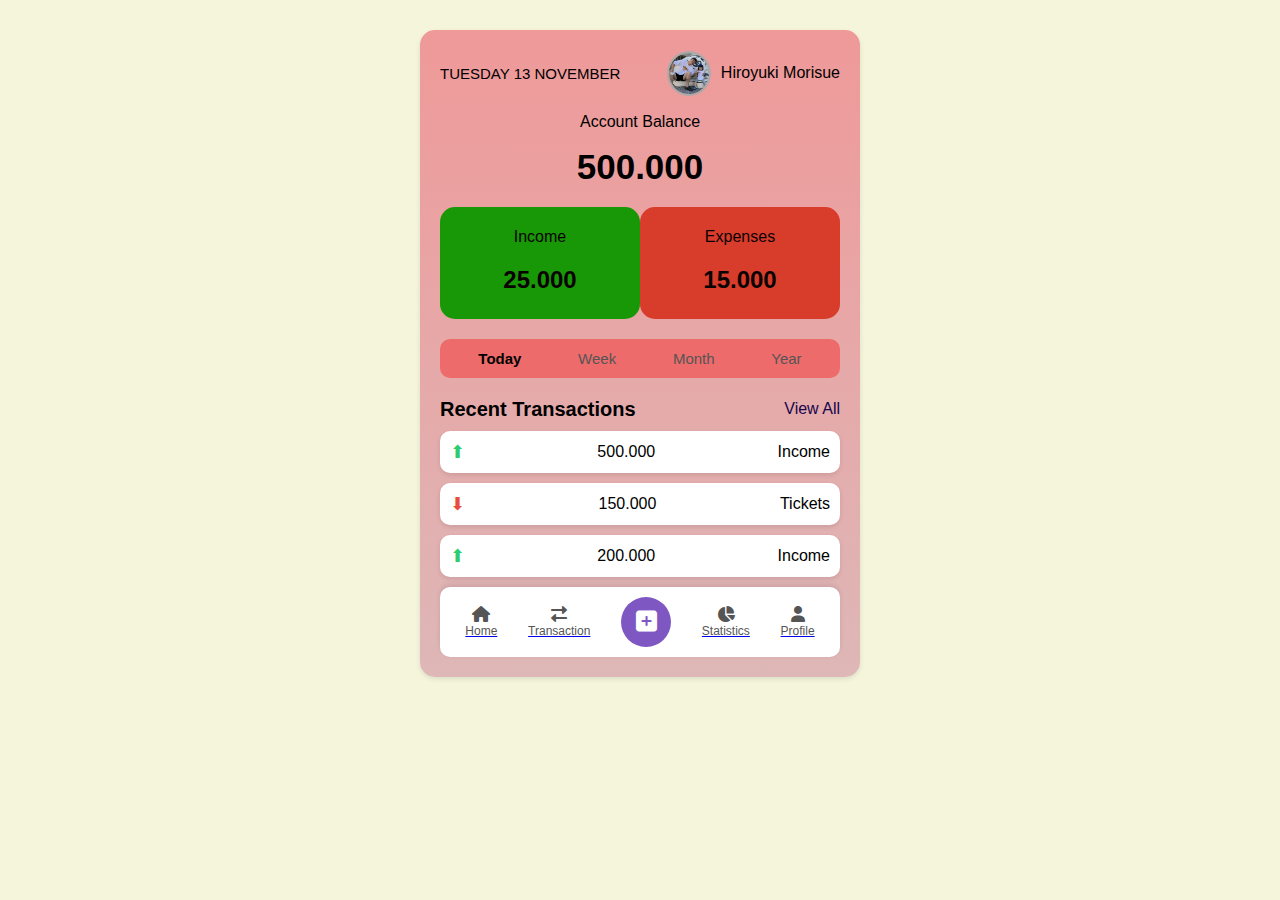
<file: index.html>
<!DOCTYPE html>
<html lang="vi">
  <head>
    <meta charset="UTF-8" />
    <meta name="viewport" content="width=device-width, initial-scale=1.0" />
    <title>Mockup</title>
    <head>
      <link
        rel="stylesheet"
        href="https://cdnjs.cloudflare.com/ajax/libs/font-awesome/6.0.0-beta3/css/all.min.css"
      />
    </head>
    <link rel="stylesheet" href="index.css" />
  </head>
  <body>
    <div class="app-container">
      <div class="header">
        <p>TUESDAY 13 NOVEMBER</p>
        <div class="user-info">
          <img src="./img/Hiroyuki_Morisue.png" alt="User" />
          <span>Hiroyuki Morisue</span>
        </div>
      </div>
      <div class="account-balance">
        <p>Account Balance</p>
        <h1>500.000</h1>
        <div class="balance-cards">
          <div class="card income">
            <p>Income</p>
            <h2>25.000</h2>
          </div>
          <div class="card expense">
            <p>Expenses</p>
            <h2>15.000</h2>
          </div>
        </div>
      </div>
      <div class="filter-tabs">
        <button class="active">Today</button>
        <button>Week</button>
        <button>Month</button>
        <button>Year</button>
      </div>
      <div class="recent-transactions">
        <div class="transactions-header">
          <h2>Recent Transactions</h2>
          <a href="#">View All</a>
        </div>
        <ul class="transactions-list">
          <li class="income">
            <span>⬆</span>
            <span>500.000</span>
            <span>Income</span>
          </li>
          <li class="expense">
            <span>⬇</span>
            <span>150.000</span>
            <span>Tickets</span>
          </li>
          <li class="income">
            <span>⬆</span>
            <span>200.000</span>
            <span>Income</span>
          </li>
        </ul>
      </div>
      <div class="bottom-nav">
        <a href="#"
          ><div class="nav-item active">
            <span><i class="fa-solid fa-house"></i></span>
            <p>Home</p>
          </div>
        </a>
        <a href="transaction.html"
          ><div class="nav-item">
            <span><i class="fa-solid fa-right-left"></i></span>
            <p>Transaction</p>
          </div>
        </a>
        <a href="add.html">
          <div class="nav-item add-button">
            <span><i class="fa-solid fa-square-plus"></i></span>
          </div>
        </a>
        <a href="statistic.html"
          ><div class="nav-item">
            <span><i class="fa-solid fa-chart-pie"></i></span>
            <p>Statistics</p>
          </div>
        </a>
        <a href="user.html"
          ><div class="nav-item">
            <span><i class="fa-solid fa-user"></i></span>
            <p>Profile</p>
          </div>
        </a>
      </div>
    </div>
  </body>
</html>
</file>
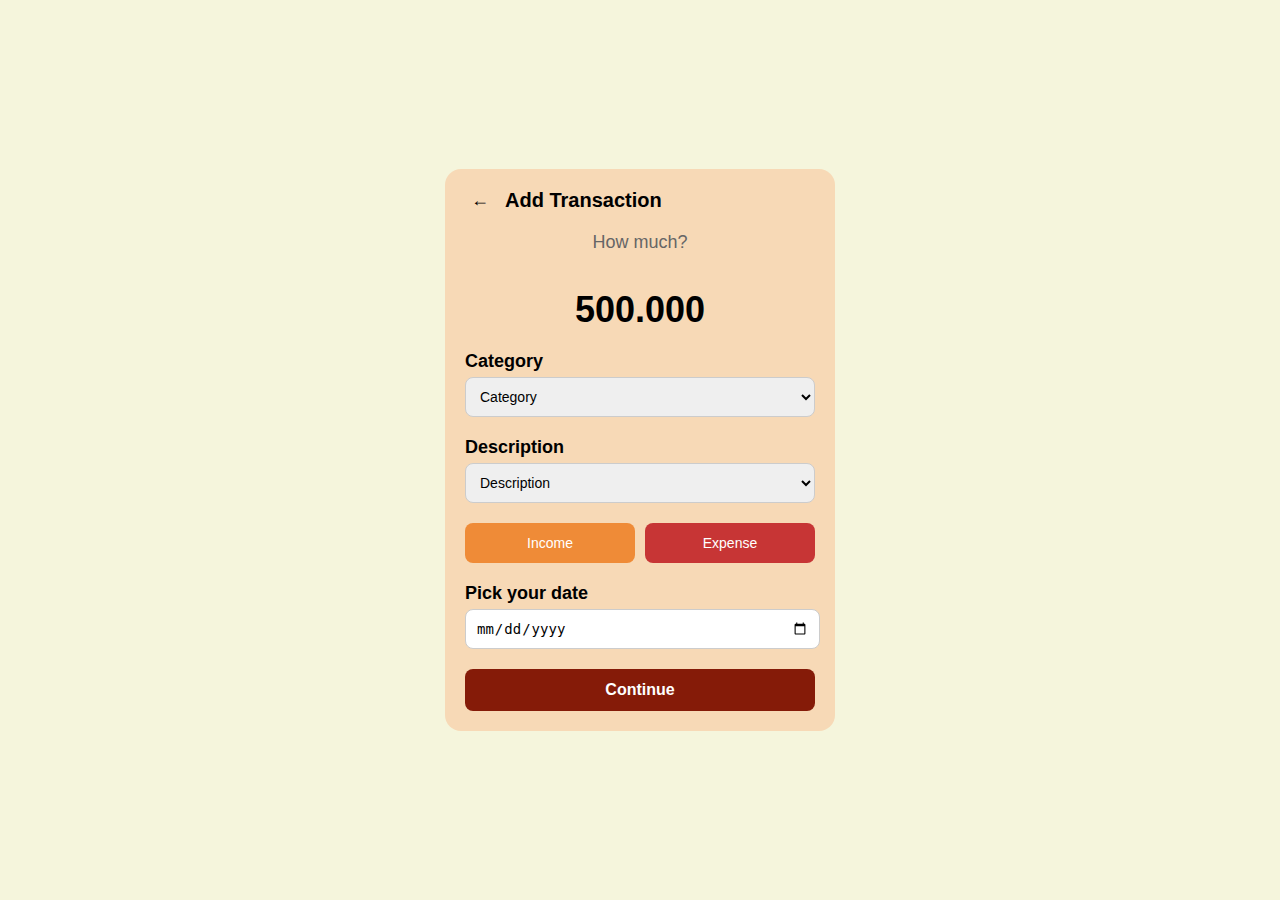
<file: add.html>
<!DOCTYPE html>
<html lang="en">
<head>
    <meta charset="UTF-8">
    <meta name="viewport" content="width=device-width, initial-scale=1.0">
    <title>Add Transaction</title>
    <link rel="stylesheet" href="add.css">
</head>
<body>
    <div class="container">
        <header>
            <a href="index.html"><button class="back-button">←</button></a>
            <h1>Add Transaction</h1>
        </header>
        <main>
            <p class="title">How much?</p>
            <p class="amount">500.000</p>
            <form>
                <div class="input-group">
                    <label for="category">Category</label>
                    <select id="category" name="category">
                        <option value="" disabled selected>Category</option>
                    </select>
                </div>
                <div class="input-group">
                    <label for="description">Description</label>
                    <select id="description" name="description">
                        <option value="" disabled selected>Description</option>
                    </select>
                </div>
                <div class="input-group type-group">
                    <button type="button" class="type-button income">Income</button>
                    <button type="button" class="type-button expense">Expense</button>
                </div>
                <div class="input-group">
                    <label for="date">Pick your date</label>
                    <input type="date" id="date" name="date">
                </div>
                <button type="submit" class="continue-button">Continue</button>
            </form>
        </main>
    </div>
</body>
</html>
</file>
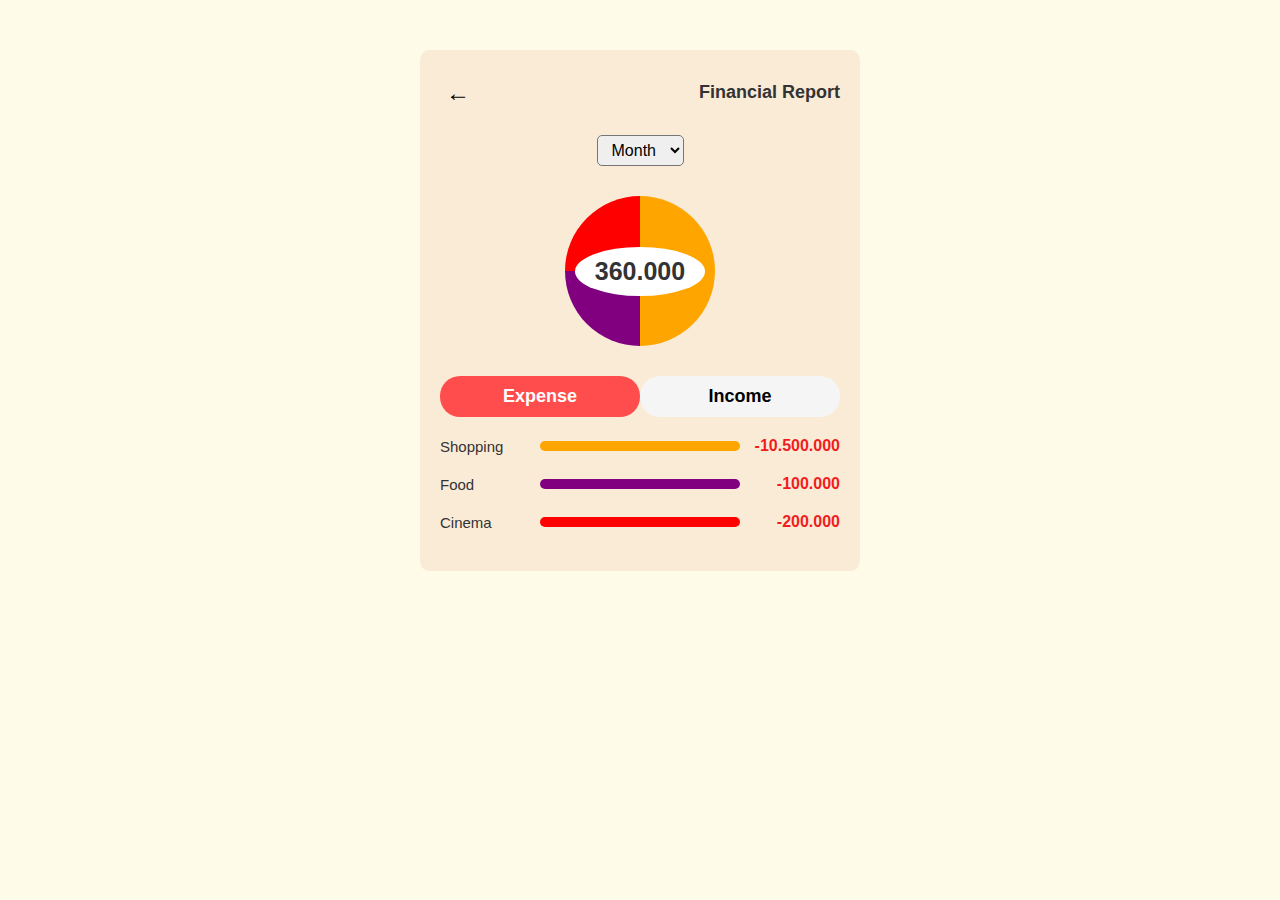
<file: statistic.html>
<!DOCTYPE html>
<html lang="en">
  <head>
    <meta charset="UTF-8" />
    <meta name="viewport" content="width=device-width, initial-scale=1.0" />
    <title>Financial Report</title>
    <link rel="stylesheet" href="statistic.css" />
  </head>
  <body>
    <div class="container">
      <div class="header">
        <a href="index.html"><button class="back-button">&larr;</button></a>
        <h1>Financial Report</h1>
      </div>
      <div class="dropdown">
        <select>
          <option>Month</option>
          <option>Week</option>
          <option>Year</option>
        </select>
      </div>
      <div class="circle-chart">
        <div class="circle">
          <div class="amount">360.000</div>
        </div>
      </div>
      <div class="tabs">
        <button class="tab active">Expense</button>
        <button class="tab">Income</button>
      </div>
      <div class="transactions">
        <div class="transaction">
          <span class="label">Shopping</span>
          <div class="bar" style="width: 70%; background-color: #ffa500"></div>
          <span class="amount">-10.500.000</span>
        </div>
        <div class="transaction">
          <span class="label">Food</span>
          <div class="bar" style="width: 20%; background-color: #800080"></div>
          <span class="amount">-100.000</span>
        </div>
        <div class="transaction">
          <span class="label">Cinema</span>
          <div class="bar" style="width: 40%; background-color: #ff0000"></div>
          <span class="amount">-200.000</span>
        </div>
      </div>
    </div>
  </body>
</html>
</file>
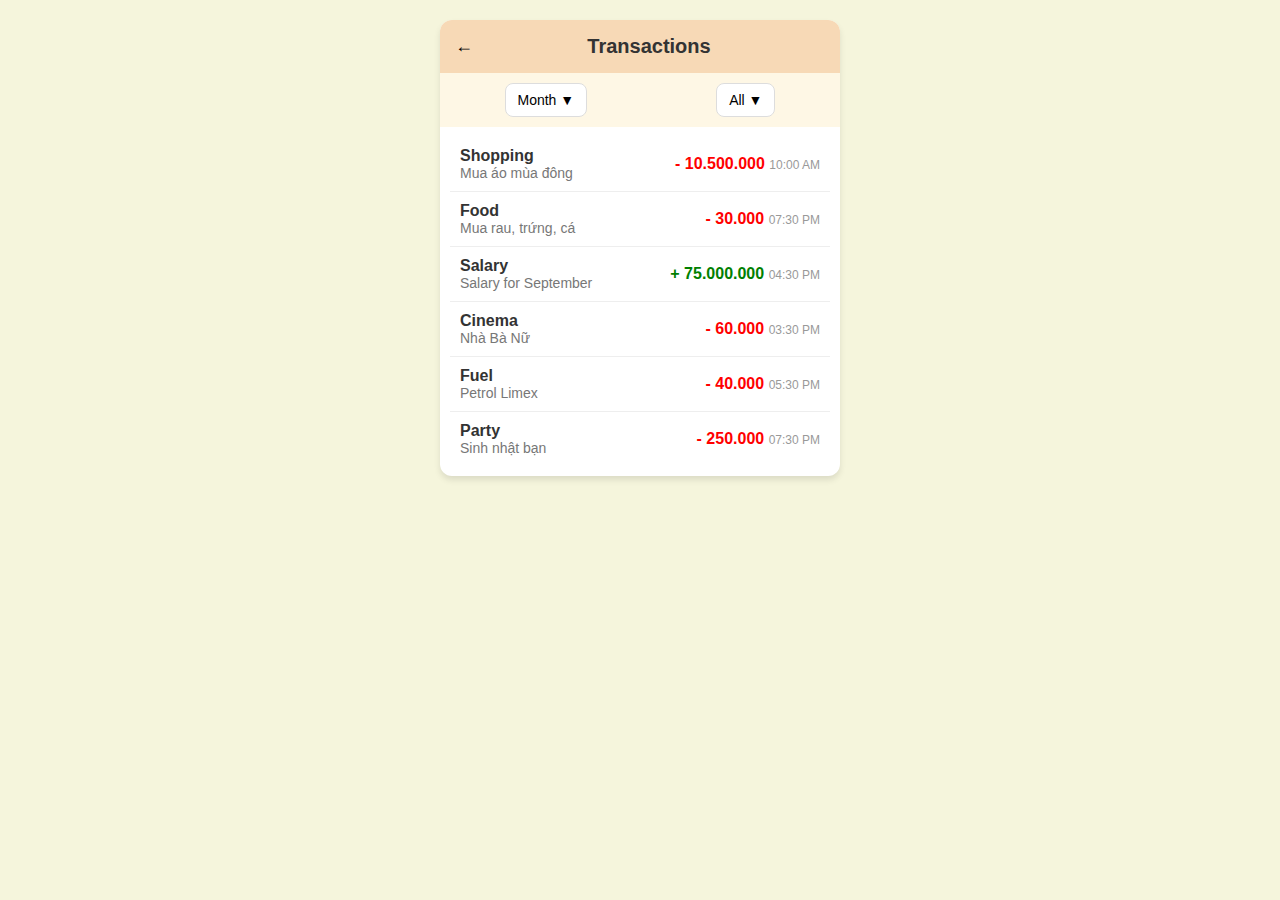
<file: transaction.html>
<!DOCTYPE html>
<html lang="vi">
<head>
    <meta charset="UTF-8">
    <meta name="viewport" content="width=device-width, initial-scale=1.0">
    <title>Transactions</title>
    <link rel="stylesheet" href="transaction.css">
</head>
<body>
    <div class="container">
        <header class="header">
            <a href="index.html"><button class="back-btn">←</button></a>
            <h1>Transactions</h1>
        </header>
        <div class="filters">
            <button class="filter-btn">Month ▼</button>
            <button class="filter-btn">All ▼</button>
        </div>
        <div class="transactions">
            <div class="transaction">
                <div class="transaction-info">
                    <h2 class="title">Shopping</h2>
                    <p class="description">Mua áo mùa đông</p>
                </div>
                <div class="transaction-meta">
                    <span class="amount negative">- 10.500.000</span>
                    <span class="time">10:00 AM</span>
                </div>
            </div>
            <div class="transaction">
                <div class="transaction-info">
                    <h2 class="title">Food</h2>
                    <p class="description">Mua rau, trứng, cá</p>
                </div>
                <div class="transaction-meta">
                    <span class="amount negative">- 30.000</span>
                    <span class="time">07:30 PM</span>
                </div>
            </div>
            <div class="transaction">
                <div class="transaction-info">
                    <h2 class="title">Salary</h2>
                    <p class="description">Salary for September</p>
                </div>
                <div class="transaction-meta">
                    <span class="amount positive">+ 75.000.000</span>
                    <span class="time">04:30 PM</span>
                </div>
            </div>
            <div class="transaction">
                <div class="transaction-info">
                    <h2 class="title">Cinema</h2>
                    <p class="description">Nhà Bà Nữ</p>
                </div>
                <div class="transaction-meta">
                    <span class="amount negative">- 60.000</span>
                    <span class="time">03:30 PM</span>
                </div>
            </div>
            <div class="transaction">
                <div class="transaction-info">
                    <h2 class="title">Fuel</h2>
                    <p class="description">Petrol Limex</p>
                </div>
                <div class="transaction-meta">
                    <span class="amount negative">- 40.000</span>
                    <span class="time">05:30 PM</span>
                </div>
            </div>
            <div class="transaction">
                <div class="transaction-info">
                    <h2 class="title">Party</h2>
                    <p class="description">Sinh nhật bạn</p>
                </div>
                <div class="transaction-meta">
                    <span class="amount negative">- 250.000</span>
                    <span class="time">07:30 PM</span>
                </div>
            </div>
        </div>
    </div>
</body>
</html>
</file>
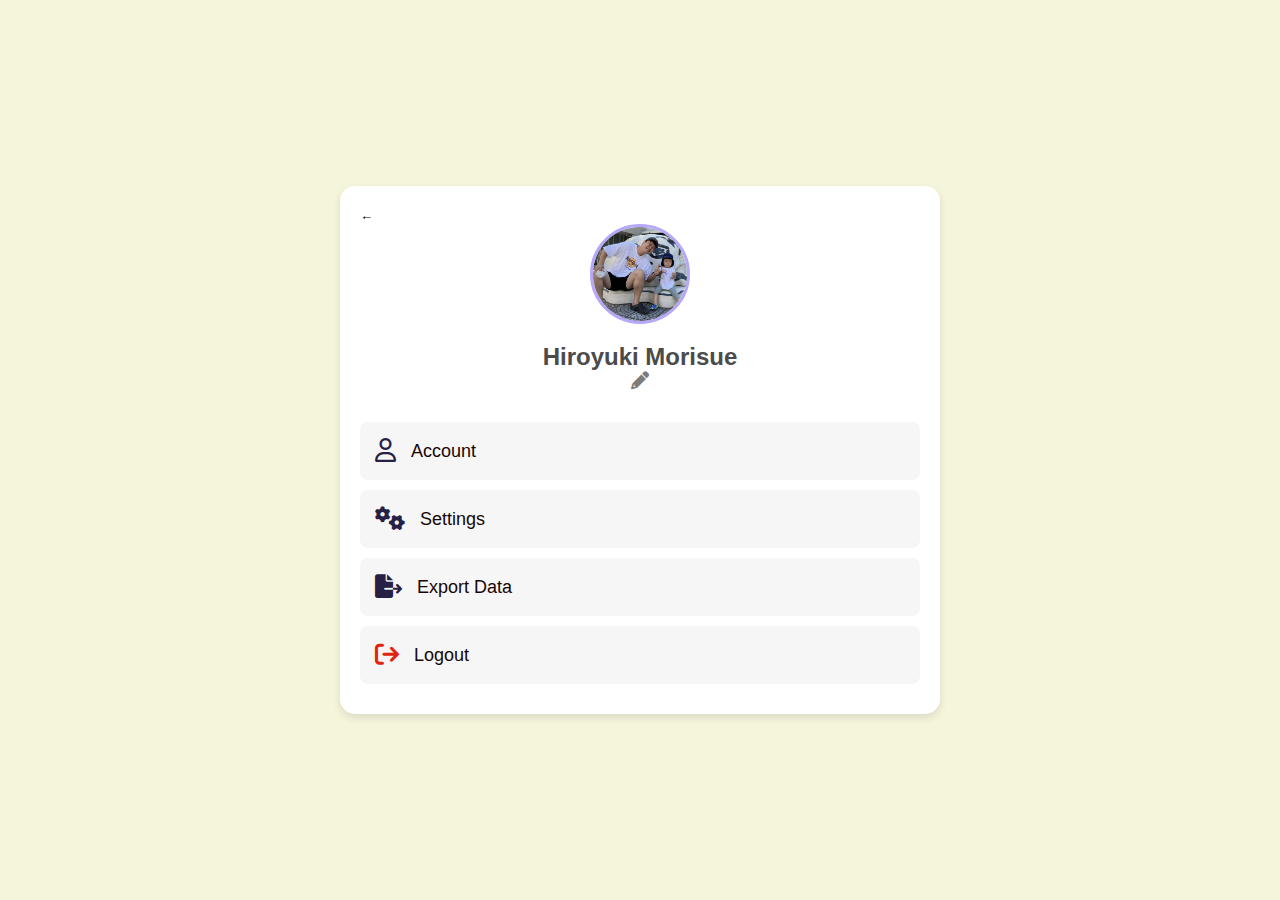
<file: user.html>
<!DOCTYPE html>
<html lang="vi">
<head>
  <meta charset="UTF-8">
  <meta name="viewport" content="width=device-width, initial-scale=1.0">
  <title>Profile Page</title>
  <head>
    <link
      rel="stylesheet"
      href="https://cdnjs.cloudflare.com/ajax/libs/font-awesome/6.0.0-beta3/css/all.min.css"
    />
  </head>
  <link rel="stylesheet" href="user.css">
</head>
<body>
  <div class="container">
    <header class="header">
      <a href="index.html"><button class="back-btn">←</button></a>
  </header>
    <div class="profile-header">
      <div class="avatar-container">
        <img class="avatar" src="./img/Hiroyuki_Morisue.png" alt="Avatar">
      </div>
      <div class="user-info">
        <p class="username">Hiroyuki Morisue</p>
        <p class="edit-icon"><i class="fa-solid fa-pencil"></i></p>
      </div>
    </div>
    <div class="profile-options">
      <div class="option">
        <div class="icon"><i class="fa-regular fa-user"></i></div>
        <p>Account</p>
      </div>
      <div class="option">
        <div class="icon"><i class="fa-solid fa-gears"></i></div>
        <p>Settings</p>
      </div>
      <div class="option">
        <div class="icon"><i class="fa-solid fa-file-export"></i></div>
        <p>Export Data</p>
      </div>
      <div class="option logout">
        <div class="icon"><i class="fa-solid fa-arrow-right-from-bracket"></i></div>
        <p>Logout</p>
      </div>
    </div>
  </div>
</body>
</html>
</file>
<file: index.css>
body {
  font-family: Arial, sans-serif;
  background-color: #f5f5dc;
}
.app-container {
  max-width: 400px;
  margin: 30px auto;
  background: linear-gradient(to bottom, #ef9999, #deb7b7);
  border-radius: 15px;
  overflow: hidden;
  padding: 20px;
  box-shadow: 0 2px 5px rgba(0, 0, 0, 0.1);
}
.header {
  display: flex;
  justify-content: space-between;
  align-items: center;
}
.header p {
  font-size: 15px;
}
.user-info {
  display: flex;
  align-items: center;
}
.user-info img {
  width: 40px;
  border-radius: 50%;
  margin-right: 10px;
  border: 2px solid #aaa;
}
.account-balance {
  text-align: center;
}
.accont-balance p {
  color: #070000;
}
.account-balance h1 {
  font-size: 35px;
  margin: 10px 0;
}
.balance-cards {
  display: flex;
  justify-content: space-around;
  margin-top: 20px;
}
.card {
  width: 50%;
  padding: 5px;
  text-align: center;
  color: rgb(10, 1, 1);
  border-radius: 15px;
}
.card.income {
  background-color: rgb(24, 152, 7);
}
.card.expense {
  background-color: #d83c2b;
}

.filter-tabs {
  display: flex;
  justify-content: space-around;
  background-color: #ed6b6b;
  border-radius: 10px;
  margin: 20px 0;
  padding: 10px;
}
.filter-tabs button {
  background: none;
  border: none;
  font-size: 15px;
  color: #555;
}
.filter-tabs .active {
  font-weight: bold;
  color: black;
}
.recent-transactions {
  margin-top: 20px;
}
.transactions-header {
  display: flex;
  justify-content: space-between;
  align-items: center;
}
.transactions-header h2 {
  font-size: 20px;
  margin: 0;
}
.transactions-header a {
  color: #16054b;
  text-decoration: none;
}
.transactions-list {
  list-style: none;
  padding: 0;
  margin: 10px 0;
}
.transactions-list li {
  display: flex;
  justify-content: space-between;
  align-items: center;
  padding: 10px;
  margin-bottom: 10px;
  background: white;
  border-radius: 10px;
  box-shadow: 0 2px 5px rgba(0, 0, 0, 0.1);
}
.transactions-list li span:first-child {
  font-size: 18px;
  margin-right: 10px;
}
.transactions-list .income span:first-child {
  color: #2ecc71;
}
.transactions-list .expense span:first-child {
  color: #e74c3c;
}
.bottom-nav {
  display: flex;
  justify-content: space-around;
  align-items: center;
  padding: 10px;
  background: white;
  border-radius: 10px;
  position: sticky;
  bottom: 0;
  box-shadow: 0 -2px 5px rgba(0, 0, 0, 0.1);
}
.nav-item {
  text-align: center;
  color: #555;
}
.nav-item p {
  margin: 0;
  font-size: 12px;
}
.nav-item.add-button {
  background-color: #7e57c2;
  color: white;
  font-size: 24px;
  width: 50px;
  height: 50px;
  display: flex;
  justify-content: center;
  align-items: center;
  border-radius: 50%;
  position: relative;
}
</file>
<file: add.css>
body {
  font-family: "Poppins", sans-serif;
  margin: auto;
  background-color: #f5f5dc;
  display: flex;
  justify-content: center;
  align-items: center;
  height: 100vh;
}
.container {
  width: 350px;
  background-color: #f7d9b6;
  border-radius: 16px;
  padding: 20px;
  text-align: center;
}
header {
  display: flex;
  justify-content: flex-start;
  margin-bottom: 20px;
}
.back-button {
  font-size: 18px;
  background: none;
  border: none;
  cursor: pointer;
  margin-right: 10px;
}
h1 {
  font-size: 20px;
  margin: 0;
}
.title {
  font-size: 18px;
  margin: 10px 0 10px;
  color: #666;
}
.amount {
  font-size: 36px;
  font-weight: bold;
  color: #000;
  margin-bottom: 20px;
}
form {
  display: flex;
  flex-direction: column;
  gap: 15px;
}
.input-group {
  display: flex;
  margin-bottom: 5px;
  flex-direction: column;
  font-size: 18px;
  font-weight: 600;
  text-align: left;
}
.input-group label {
  margin-bottom: 5px;
}
select,
input[type="date"] {
  width: 100%;
  padding: 10px;
  border: 1px solid #ccc;
  border-radius: 8px;
  font-size: 14px;
}
#date {
  width: 95%;
}
.type-group {
  display: flex;
  flex-direction: row;
  gap: 10px;
  justify-content: space-between;
  align-items: center;
}
.type-button {
  flex: 1;
  padding: 12px;
  text-align: center;
  border-radius: 8px;
  font-size: 14px;
}
.type-button.income {
  background-color: #ec6f09bc;
  color: white;
  border: none;
}
.type-button.expense {
  background-color: #c73535;
  color: white;
  border: none;
}
.continue-button {
  width: 100%;
  padding: 12px;
  font-size: 16px;
  font-weight: bold;
  color: white;
  background-color: #851b08;
  border: none;
  border-radius: 8px;
}
</file>
<file: statistic.css>
body {
    font-family: 'Poppins', sans-serif;
    background-color: #fffbe9;
    color: #333;
    box-sizing: border-box;
}
.container {
  background-color: antiquewhite;
  width: 100%;
  max-width: 400px;
  margin: 50px auto;
  padding: 20px;
  border-radius: 2%;
}
.header {
  display: flex;
  align-items: center;
  justify-content: space-between;
  margin-bottom: 20px;
}
.header h1 {
  font-size: 18px;
}
.back-button {
  background: none;
  border: none;
  font-size: 24px;
  cursor: pointer;
}
.dropdown {
  text-align: center;
}
.dropdown select {
  font-size: 16px;
  padding: 5px 10px;
  border-radius: 5px;
}
.circle-chart {
  text-align: center;
  margin: 30px 0;
}
.circle {
  width: 150px;
  height: 150px;
  border-radius: 50%;
  background: conic-gradient(#ffa500 0% 50%, #800080 50% 75%, #ff0000 75% 100%);
  margin: 0 auto;
  display: flex;
  align-items: center;
  justify-content: center;
}
.circle .amount {
  font-size: 25px;
  font-weight: bold;
  background-color: #fff;
  border-radius: 50%;
  padding: 10px 20px;
}
.tabs {
  display: flex;
  justify-content: space-around;
} 
.tab {
  width: 50%;
  padding: 10px 0;
  text-align: center;
  font-size: 18px;
  font-weight: bold;
  background-color: #f5f5f5;
  border: none;
  border-radius: 20px;
}
.tab.active {
  background-color: #ff4d4d;
  color: #fff;
}
.transactions {
  margin-top: 20px;
}
.transaction {
  display: flex;
  align-items: center;
  justify-content: space-between;
  margin-bottom: 20px;
}
.transaction .label {
  flex: 1;
  font-size: 15px;
  font-family:'Franklin Gothic Medium', 'Arial Narrow', Arial, sans-serif;
}
.transaction .bar {
  flex: 2;
  height: 10px;
  border-radius: 5px;
}
.transaction .amount {
  flex: 1;
  text-align: right;
  font-weight: bold;
  color: #f11d1d;
}
</file>
<file: transaction.css>
* {
  margin: 0;
  padding: 0;
  box-sizing: border-box;
}
body {
  font-family: Arial, sans-serif;
  background-color: #f5f5dc;
  color: #333;
  padding: 20px;
}
.container {
  max-width: 400px;
  margin: 0 auto;
  background-color: #fff;
  border-radius: 12px;
  overflow: hidden;
  box-shadow: 0 4px 6px rgba(0, 0, 0, 0.1);
}
.header {
  display: flex;
  align-items: center;
  background-color: #f7d9b6;
  padding: 15px;
}
.header h1 {
  flex: 1;
  font-size: 20px;
  text-align: center;
}
.back-btn {
  background: none;
  border: none;
  font-size: 18px;
  cursor: pointer;
}
.filters {
  display: flex;
  justify-content: space-around;
  padding: 10px 0;
  background-color: #fef7e5;
}
.filter-btn {
  background-color: #fff;
  border: 1px solid #ddd;
  border-radius: 8px;
  padding: 8px 12px;
  font-size: 14px;
  cursor: pointer;
  transition: all 0.3s;
}
.filter-btn:hover {
  background-color: #f7d9b6;
}
.transactions {
  padding: 10px;
}
.transaction {
  display: flex;
  justify-content: space-between;
  align-items: center;
  padding: 10px;
  border-bottom: 1px solid #eee;
}
.transaction:last-child {
  border-bottom: none;
}
.transaction-info .title {
  font-size: 16px;
  font-weight: bold;
}
.transaction-info .description {
  font-size: 14px;
  color: #777;
}
.transaction-meta .amount {
  font-size: 16px;
  font-weight: bold;
}
.transaction-meta .amount.positive {
  color: green;
}
.transaction-meta .amount.negative {
  color: red;
}
.transaction-meta .time {
  font-size: 12px;
  color: #999;
  margin-top: 5px;
}
</file>
<file: user.css>
* {
  margin: 0;
  padding: 0;
  box-sizing: border-box;
}
body {
  font-family: Arial, sans-serif;
  background-color: #f5f5dc;
  color: #333;
  display: flex;
  justify-content: center;
  align-items: center;
  min-height: 100vh;
}
.container {
  width: 50%;
  max-width: 600px;
  background: #fff;
  border-radius: 15px;
  box-shadow: 0 4px 8px rgba(0, 0, 0, 0.1);
  padding: 20px;
}
.header .back-btn {
  border: none;
  background: none;
}
.profile-header {
  text-align: center;
  margin-bottom: 30px;
}
.avatar-container {
  position: relative;
  display: inline-block;
}
.avatar {
  width: 100px;
  height: 100px;
  border-radius: 50%;
  border: 3px solid #b6a7fb;
}
.user-info {
  margin-top: 15px;
}
.username {
  font-size: 24px;
  font-weight: bold;
  color: #4c4b4b;
}
.edit-icon {
  font-size: 18px;
  color: #7d7c7c;
  cursor: pointer;
}
.profile-options {
  margin-top: 20px;
}
.option {
  display: flex;
  align-items: center;
  padding: 15px;
  background: #f6f6f6;
  margin-bottom: 10px;
  border-radius: 8px;
  cursor: pointer;
  transition: background 0.3s ease;
}
.option:hover {
  background: #eaeaea;
}
.icon {
  font-size: 24px;
  margin-right: 15px;
  color: #262045;
}
.logout .icon {
  color: #e2230e;
}
p {
  margin: 0;
  font-size: 18px;
  color: #180606;
}
</file>
